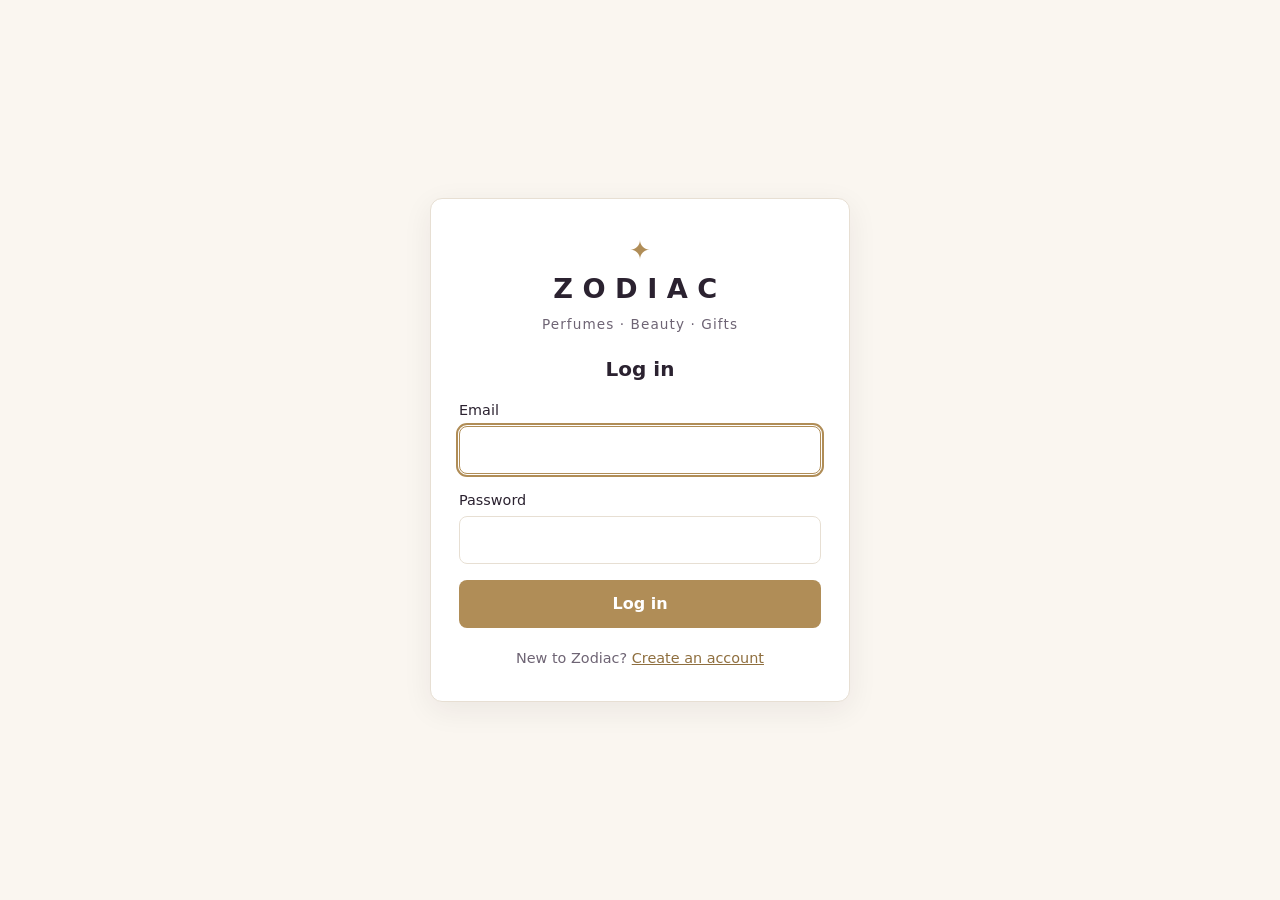
<file: frontend/index.html>
<!doctype html>
<html lang="en">
<head>
  <meta charset="utf-8">
  <meta name="viewport" content="width=device-width, initial-scale=1">
  <title>Log in · Zodiac</title>
  <link rel="stylesheet" href="css/styles.css">
</head>
<body>
  <main class="card">
    <header class="brand">
      <span class="brand__mark" aria-hidden="true">✦</span>
      <h1 class="brand__name">Zodiac</h1>
      <p class="brand__tagline">Perfumes · Beauty · Gifts</p>
    </header>

    <h2>Log in</h2>

    <!-- aria-live: screen readers announce messages when they appear -->
    <div id="message" class="message" role="alert" aria-live="polite" hidden></div>

    <!-- novalidate: we show our own friendly messages instead of the browser's pop-ups -->
    <form id="login-form" novalidate>
      <div class="field">
        <label for="email">Email</label>
        <input id="email" name="email" type="email" autocomplete="username" required autofocus>
        <p class="field__error" data-error-for="email"></p>
      </div>

      <div class="field">
        <label for="password">Password</label>
        <input id="password" name="password" type="password" autocomplete="current-password" required>
        <p class="field__error" data-error-for="password"></p>
      </div>

      <button type="submit" data-busy-text="Logging in…">Log in</button>
    </form>

    <p class="alt">New to Zodiac? <a href="register.html">Create an account</a></p>
  </main>

  <script src="js/config.js"></script>
  <script src="js/api.js"></script>
  <script src="js/ui.js"></script>
  <script src="js/login.js"></script>
</body>
</html>
</file>
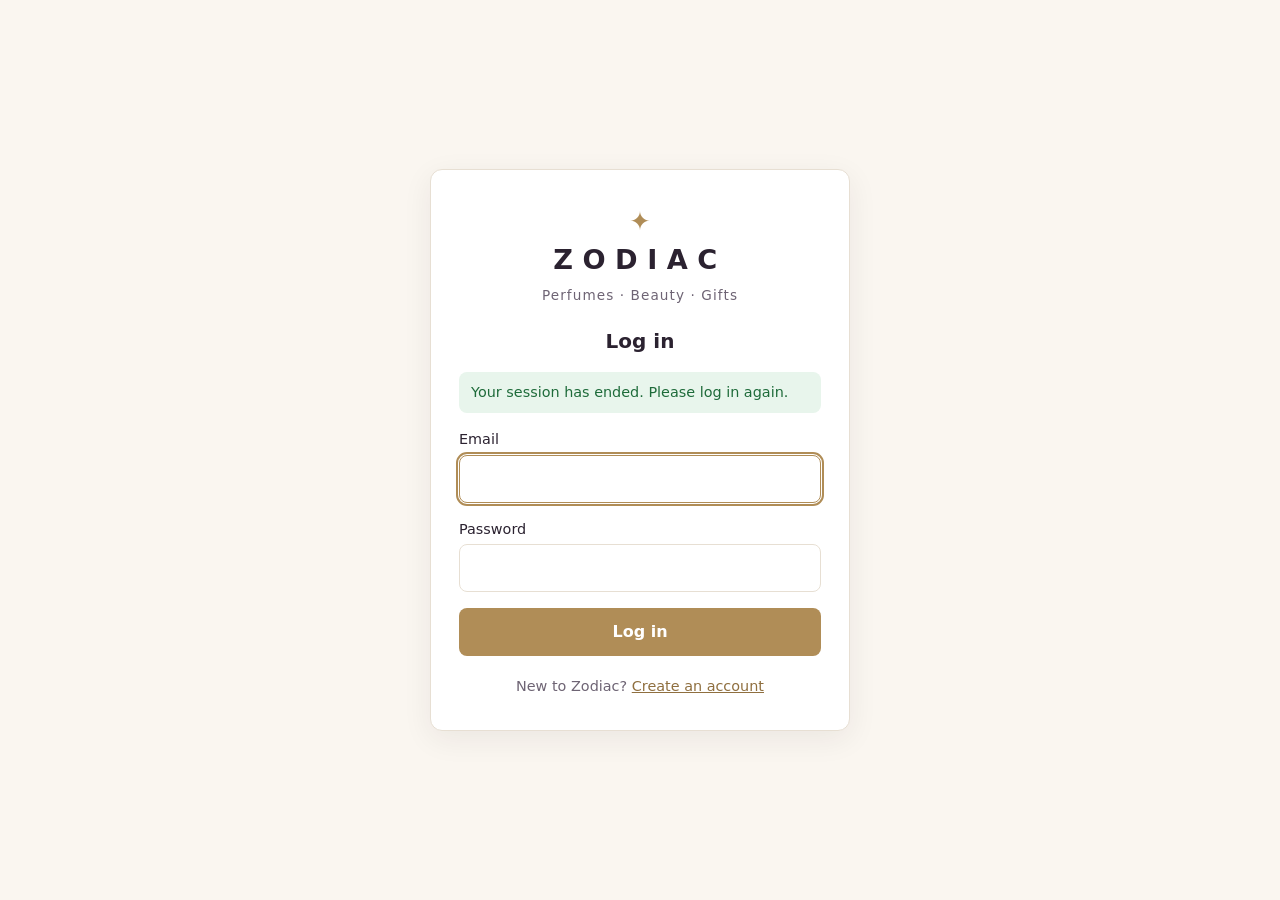
<file: frontend/account.html>
<!doctype html>
<html lang="en">
<head>
  <meta charset="utf-8">
  <meta name="viewport" content="width=device-width, initial-scale=1">
  <title>My account · Zodiac</title>
  <link rel="stylesheet" href="css/styles.css">
</head>
<!-- "is-loading" hides the page until we know the user is really logged in (see account.js) -->
<body class="is-loading">
  <main class="card">
    <header class="brand">
      <span class="brand__mark" aria-hidden="true">✦</span>
      <h1 class="brand__name">Zodiac</h1>
    </header>

    <h2 id="welcome">Welcome</h2>
    <div id="details" class="details"></div>

    <hr>

    <h3>Change password</h3>
    <div id="password-message" class="message" role="alert" aria-live="polite" hidden></div>

    <form id="password-form" novalidate>
      <div class="field">
        <label for="currentPassword">Current password</label>
        <input id="currentPassword" name="currentPassword" type="password" autocomplete="current-password" required>
        <p class="field__error" data-error-for="currentPassword"></p>
      </div>

      <div class="field">
        <label for="newPassword">New password</label>
        <input id="newPassword" name="newPassword" type="password" autocomplete="new-password" required>
        <p class="field__hint">At least 8 characters.</p>
        <p class="field__error" data-error-for="newPassword"></p>
      </div>

      <div class="field">
        <label for="confirmPassword">Confirm new password</label>
        <input id="confirmPassword" name="confirmPassword" type="password" autocomplete="new-password" required>
        <p class="field__error" data-error-for="confirmPassword"></p>
      </div>

      <button type="submit" data-busy-text="Saving…">Change password</button>
    </form>

    <hr>

    <button id="logout-button" type="button" class="button--secondary">Log out</button>
  </main>

  <script src="js/config.js"></script>
  <script src="js/api.js"></script>
  <script src="js/ui.js"></script>
  <script src="js/account.js"></script>
</body>
</html>
</file>
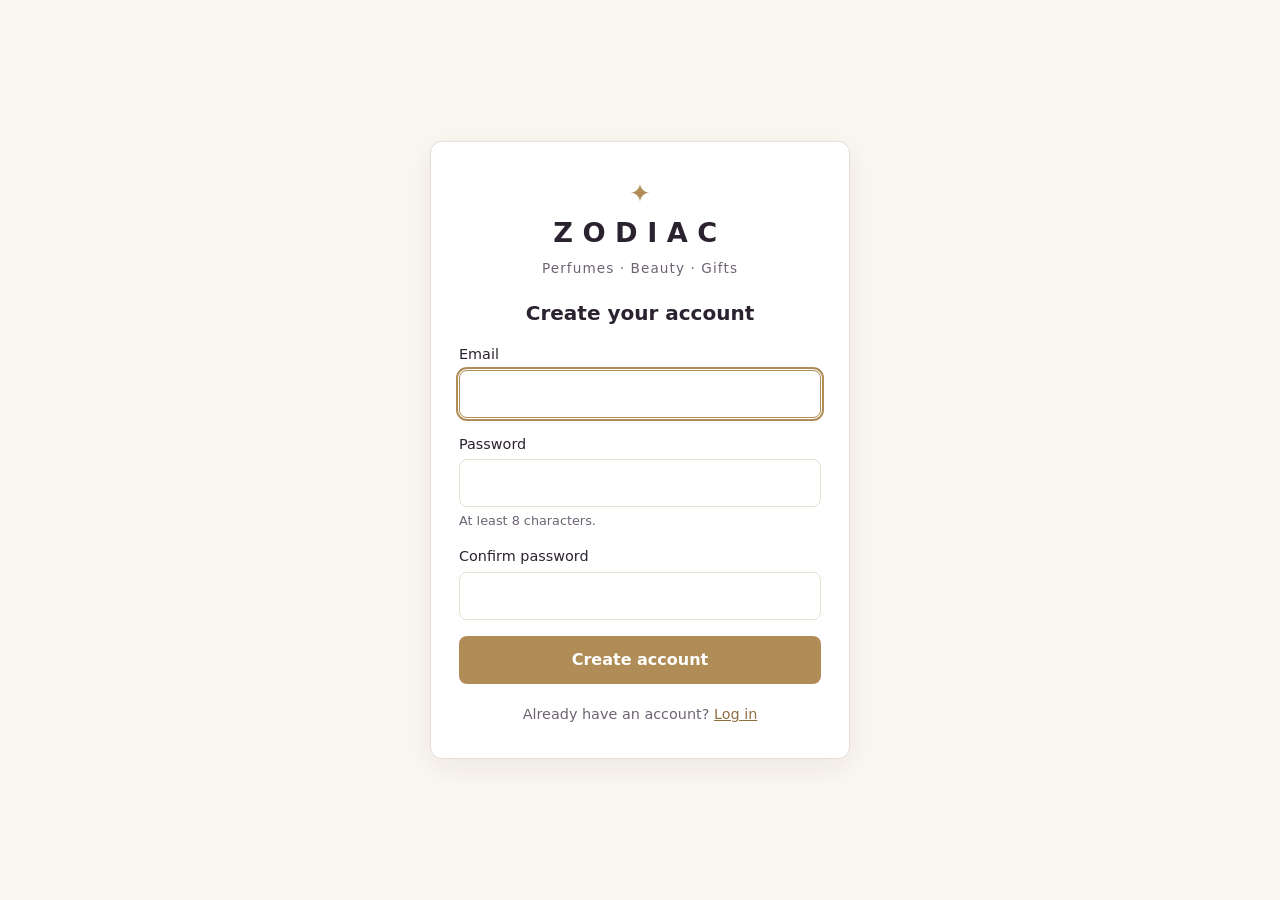
<file: frontend/register.html>
<!doctype html>
<html lang="en">
<head>
  <meta charset="utf-8">
  <meta name="viewport" content="width=device-width, initial-scale=1">
  <title>Create account · Zodiac</title>
  <link rel="stylesheet" href="css/styles.css">
</head>
<body>
  <main class="card">
    <header class="brand">
      <span class="brand__mark" aria-hidden="true">✦</span>
      <h1 class="brand__name">Zodiac</h1>
      <p class="brand__tagline">Perfumes · Beauty · Gifts</p>
    </header>

    <h2>Create your account</h2>

    <div id="message" class="message" role="alert" aria-live="polite" hidden></div>

    <form id="register-form" novalidate>
      <div class="field">
        <label for="email">Email</label>
        <input id="email" name="email" type="email" autocomplete="username" required autofocus>
        <p class="field__error" data-error-for="email"></p>
      </div>

      <div class="field">
        <label for="password">Password</label>
        <input id="password" name="password" type="password" autocomplete="new-password" required>
        <p class="field__hint">At least 8 characters.</p>
        <p class="field__error" data-error-for="password"></p>
      </div>

      <div class="field">
        <label for="confirmPassword">Confirm password</label>
        <input id="confirmPassword" name="confirmPassword" type="password" autocomplete="new-password" required>
        <p class="field__error" data-error-for="confirmPassword"></p>
      </div>

      <button type="submit" data-busy-text="Creating account…">Create account</button>
    </form>

    <p class="alt">Already have an account? <a href="index.html">Log in</a></p>
  </main>

  <script src="js/config.js"></script>
  <script src="js/api.js"></script>
  <script src="js/ui.js"></script>
  <script src="js/register.js"></script>
</body>
</html>
</file>
<file: frontend/css/styles.css>
/* Zodiac · shared styles for every page.
   Colours are defined once as variables, so a rebrand is a 5-line change. */

:root {
  --cream: #faf6f0;
  --card: #ffffff;
  --ink: #2b2230;          /* deep plum, for text */
  --muted: #6e6474;
  --gold: #b08d57;
  --gold-dark: #8f6f3f;
  --line: #e7dfd3;
  --error: #b3261e;
  --error-bg: #fcebea;
  --success: #1e6b3a;
  --success-bg: #e8f5ec;
  --radius: 12px;
}

* { box-sizing: border-box; }

body {
  margin: 0;
  min-height: 100vh;
  display: grid;
  place-items: center;
  padding: 24px 16px;
  background: var(--cream);
  color: var(--ink);
  font-family: system-ui, -apple-system, "Segoe UI", Roboto, sans-serif;
  line-height: 1.5;
}

/* Hidden until account.js has confirmed the user is logged in. */
body.is-loading .card { visibility: hidden; }

.card {
  width: 100%;
  max-width: 420px;
  padding: 32px 28px;
  background: var(--card);
  border: 1px solid var(--line);
  border-radius: var(--radius);
  box-shadow: 0 8px 30px rgba(43, 34, 48, 0.07);
}

/* ---- brand header ---- */
.brand { text-align: center; margin-bottom: 20px; }
.brand__mark { color: var(--gold); font-size: 1.6rem; }
.brand__name { margin: 0; font-size: 1.7rem; letter-spacing: 0.35em; text-transform: uppercase; font-weight: 600; }
.brand__tagline { margin: 4px 0 0; color: var(--muted); font-size: 0.85rem; letter-spacing: 0.08em; }

h2 { margin: 0 0 16px; font-size: 1.25rem; text-align: center; overflow-wrap: anywhere; }
h3 { margin: 0 0 12px; font-size: 1rem; }
hr { border: 0; border-top: 1px solid var(--line); margin: 24px 0; }

/* ---- forms ---- */
.field { margin-bottom: 16px; }
label { display: block; margin-bottom: 4px; font-size: 0.9rem; font-weight: 500; }

input {
  width: 100%;
  padding: 11px 12px;
  font: inherit;
  color: inherit;
  background: #fff;
  border: 1px solid var(--line);
  border-radius: 8px;
}
input:focus-visible { outline: 2px solid var(--gold); outline-offset: 1px; border-color: var(--gold); }
input[aria-invalid="true"] { border-color: var(--error); }

.field__hint { margin: 4px 0 0; font-size: 0.8rem; color: var(--muted); }
.field__error { margin: 4px 0 0; font-size: 0.85rem; color: var(--error); }
.field__error:empty { display: none; }

button {
  width: 100%;
  padding: 12px;
  font: inherit;
  font-weight: 600;
  color: #fff;
  background: var(--gold);
  border: 0;
  border-radius: 8px;
  cursor: pointer;
}
button:hover:not(:disabled) { background: var(--gold-dark); }
button:focus-visible { outline: 2px solid var(--ink); outline-offset: 2px; }
button:disabled { opacity: 0.6; cursor: wait; }

.button--secondary { color: var(--ink); background: transparent; border: 1px solid var(--line); }
.button--secondary:hover:not(:disabled) { background: var(--cream); }

/* ---- messages ---- */
.message { margin-bottom: 16px; padding: 10px 12px; border-radius: 8px; font-size: 0.9rem; }
.message[hidden] { display: none; }
.message--error { color: var(--error); background: var(--error-bg); }
.message--success { color: var(--success); background: var(--success-bg); }

/* ---- misc ---- */
.alt { margin: 20px 0 0; text-align: center; font-size: 0.9rem; color: var(--muted); }
a { color: var(--gold-dark); }

.details { display: grid; gap: 6px; }
.detail { display: flex; justify-content: space-between; gap: 12px; font-size: 0.95rem; }
.detail__label { color: var(--muted); }
</file>
